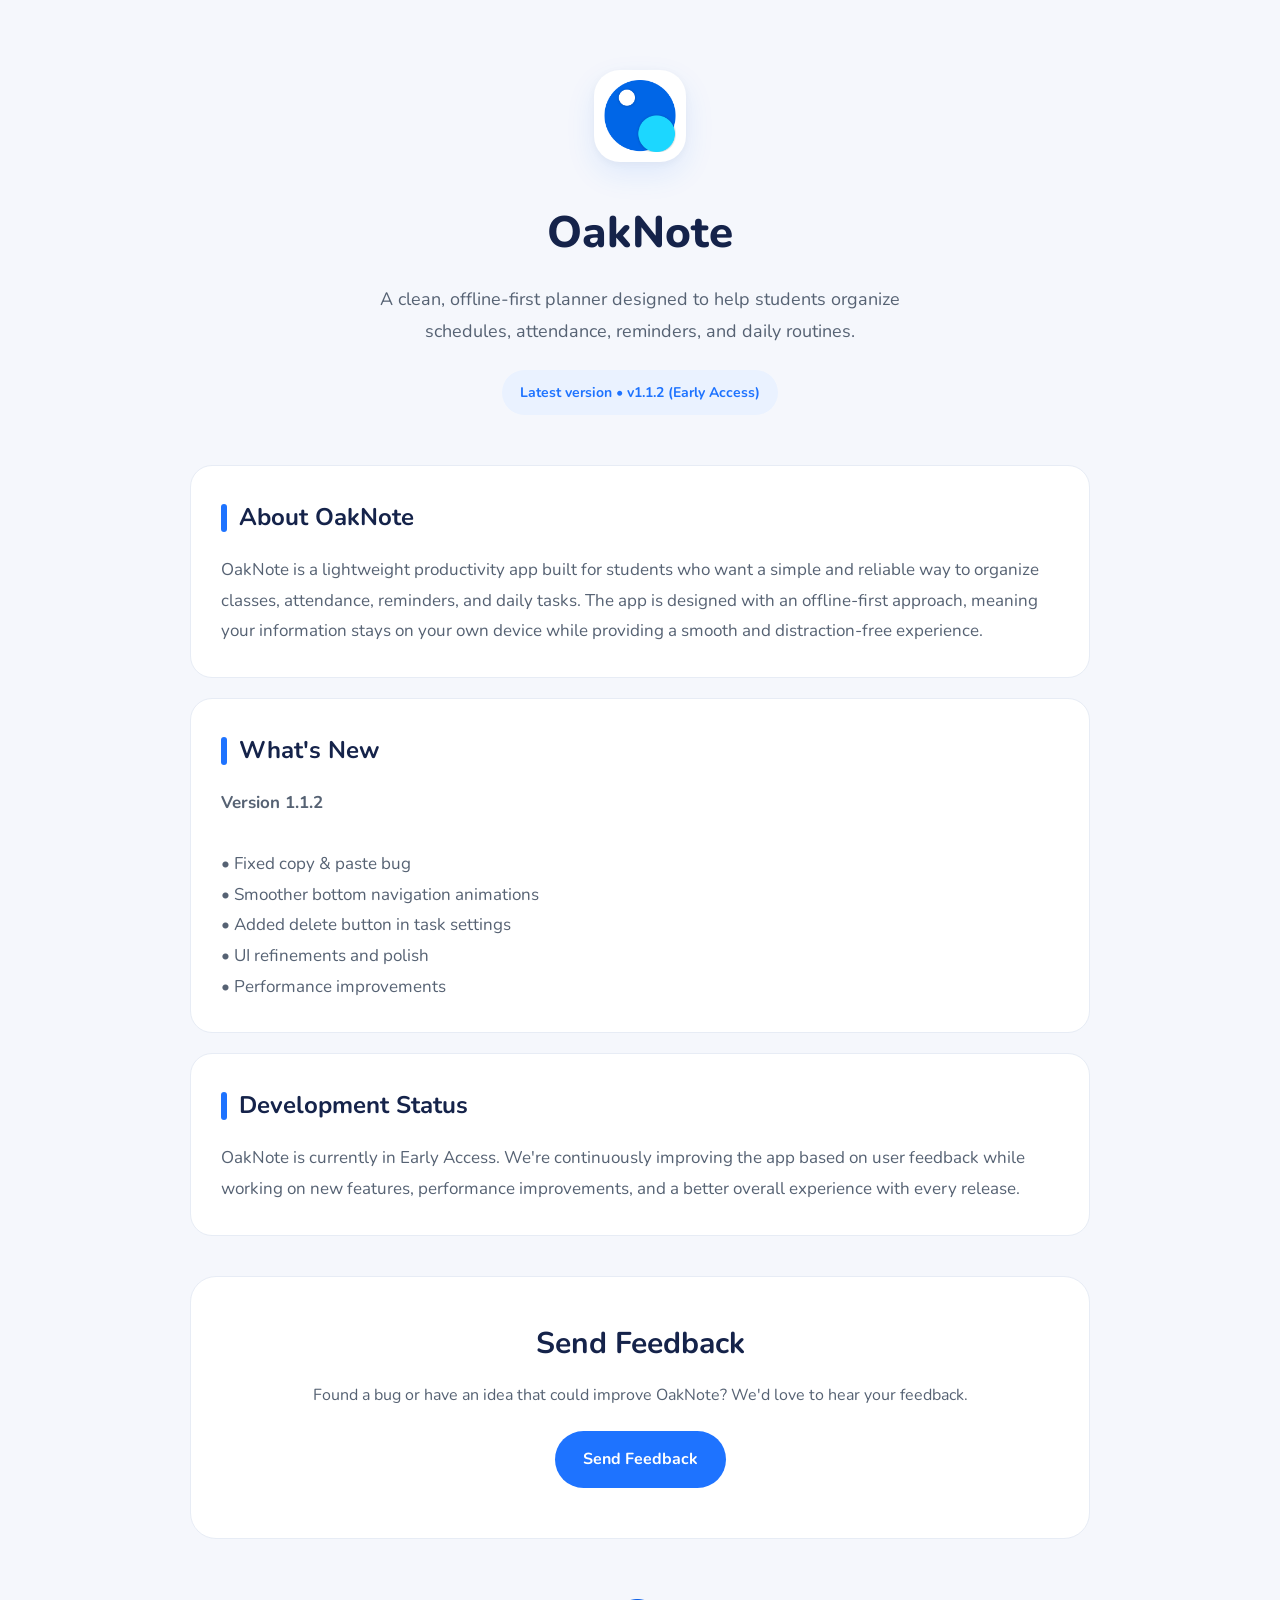
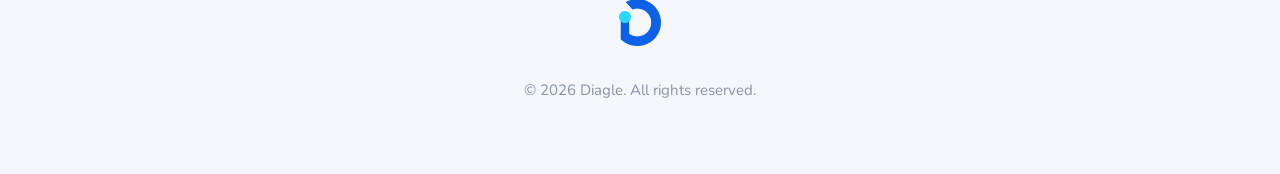
<file: about_app/index.html>
<!DOCTYPE html>
<html lang="en">

<head>

    <meta charset="UTF-8">
    <meta name="viewport" content="width=device-width, initial-scale=1.0">

    <title>OakNote • About</title>

    <meta name="description"
        content="Learn about OakNote, the latest updates, and how to contact the team behind the app.">

    <meta name="theme-color" content="#1E73FF">

    <link rel="icon" type="image/png" href="assets/oaknote_logo.png">

    <link rel="preconnect" href="https://fonts.googleapis.com">
    <link rel="preconnect" href="https://fonts.gstatic.com" crossorigin>

    <link href="https://fonts.googleapis.com/css2?family=Nunito:wght@400;500;600;700;800&display=swap"
        rel="stylesheet">

    <link rel="stylesheet" href="style.css">

</head>

<body>

    <main class="container">

        <!-- Hero -->

        <header class="hero">

            <img src="assets/oaknote_logo.png" class="hero-logo" alt="OakNote Logo">

            <h1>OakNote</h1>

            <p class="subtitle">
                A clean, offline-first planner designed to help students organize
                schedules, attendance, reminders, and daily routines.
            </p>

            <div class="updated">
                Latest version • v1.1.2 (Early Access)
            </div>

        </header>

        <!-- About -->

        <section class="card">

            <h2>About OakNote</h2>

            <p>
                OakNote is a lightweight productivity app built for students who
                want a simple and reliable way to organize classes, attendance,
                reminders, and daily tasks. The app is designed with an
                offline-first approach, meaning your information stays on your own
                device while providing a smooth and distraction-free experience.
            </p>

        </section>

        <!-- Latest Update -->

        <section class="card">

            <h2>What's New</h2>

            <p>
                <strong>Version 1.1.2</strong><br><br>

                • Fixed copy & paste bug <br>
                • Smoother bottom navigation animations<br>
                • Added delete button in task settings<br>
                • UI refinements and polish<br>
                • Performance improvements<br>

            </p>

        </section>

        <!-- Development -->

        <section class="card">

            <h2>Development Status</h2>

            <p>
                OakNote is currently in Early Access. We're continuously improving
                the app based on user feedback while working on new features,
                performance improvements, and a better overall experience with
                every release.
            </p>

        </section>

        <!-- Contact -->

        <section class="contact">

            <h2>Send Feedback</h2>

            <p>
                Found a bug or have an idea that could improve OakNote?
                We'd love to hear your feedback.
            </p>

            <a href="mailto:diagleapps@gmail.com?subject=OakNote Feedback">
                Send Feedback
            </a>

        </section>

        <!-- Footer -->

        <footer>

            <img src="assets/diagle_logo.png" class="footer-logo" alt="Diagle Labs Logo">

            <p class="copyright">
                © 2026 Diagle. All rights reserved.
            </p>

        </footer>

    </main>

</body>

</html>
</file>
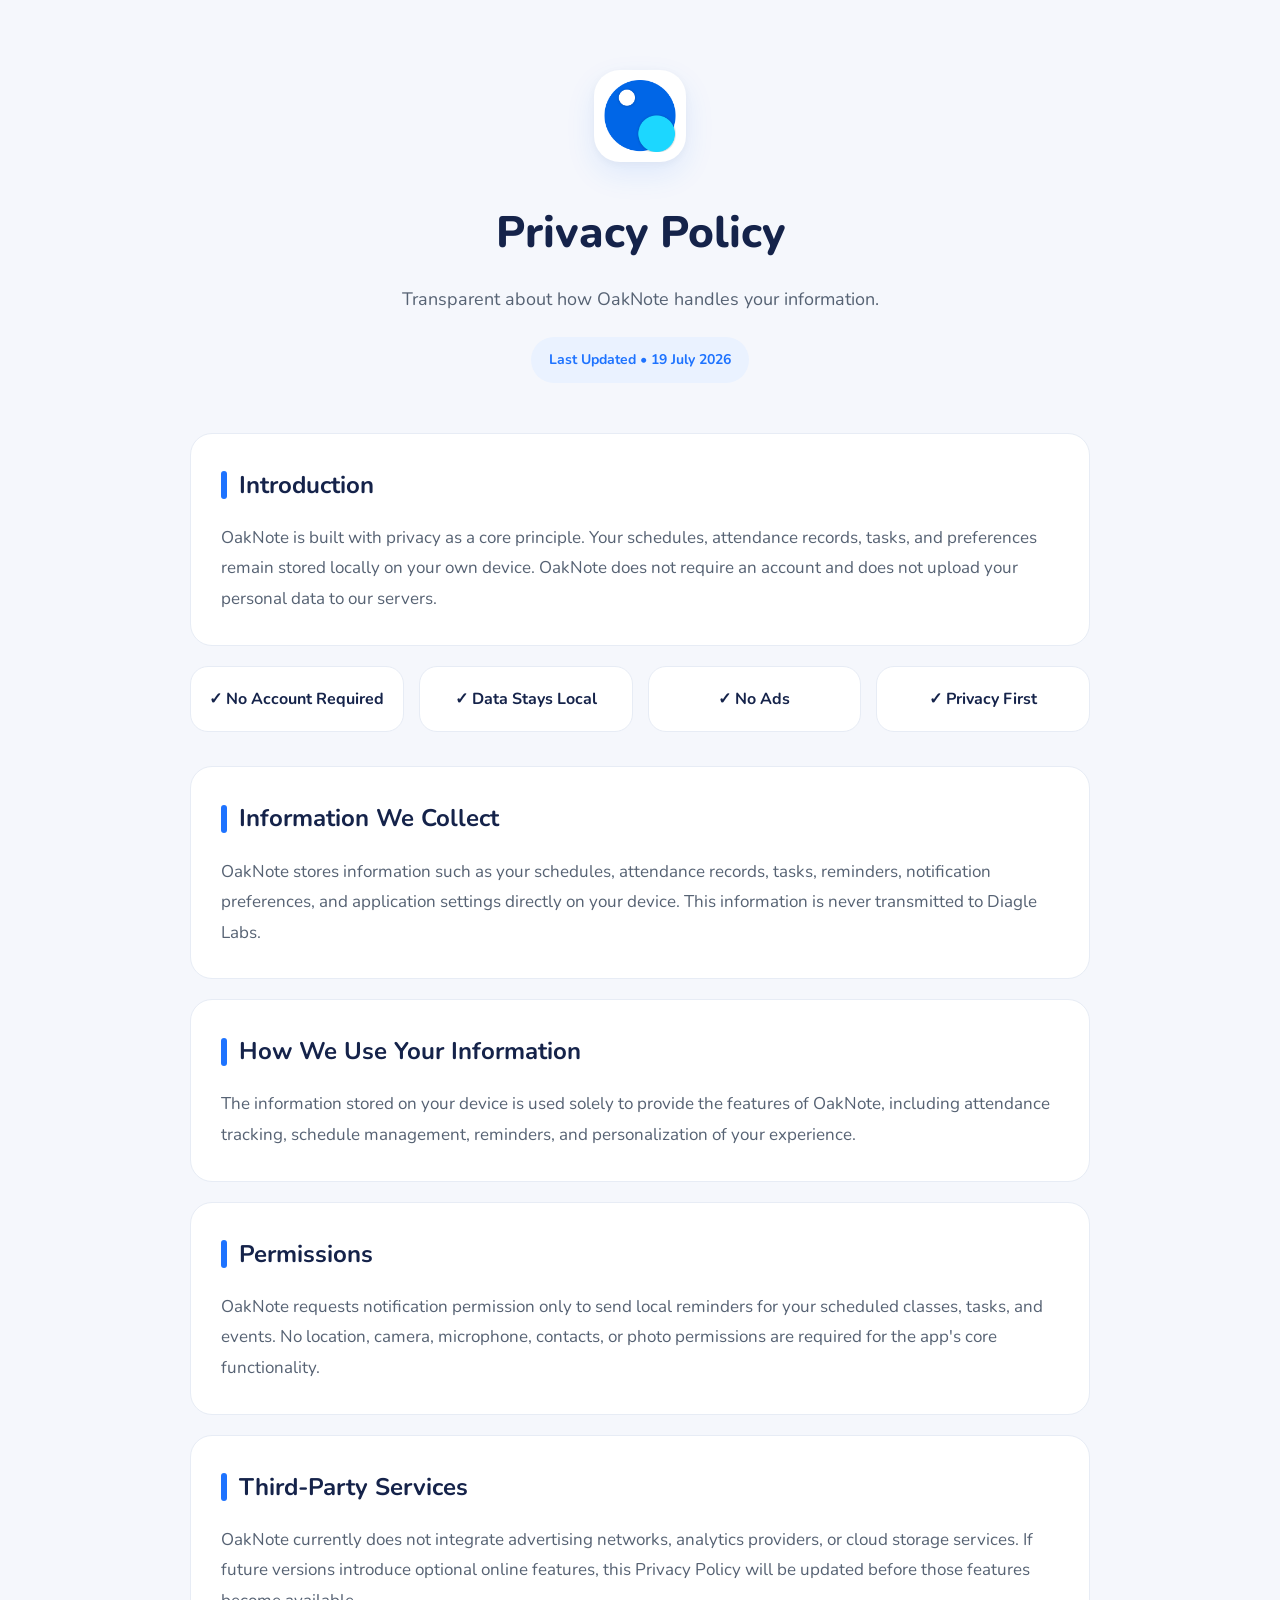
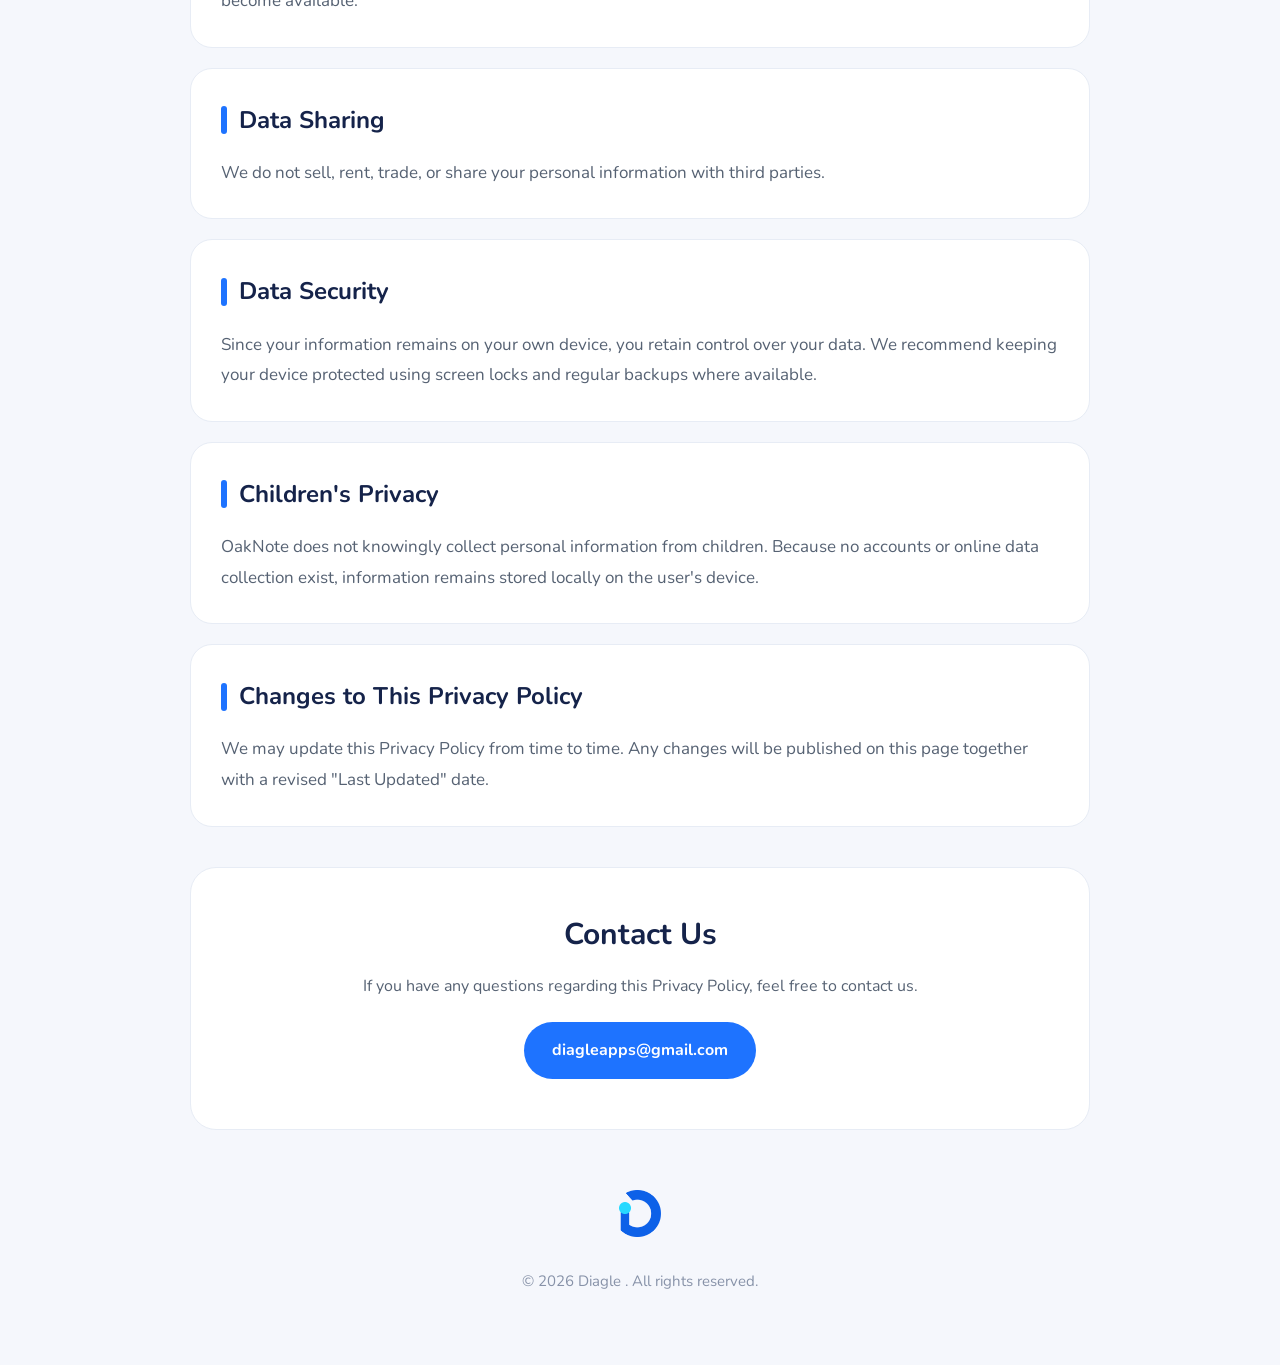
<file: privacy_policy/index.html>
<!DOCTYPE html>
<html lang="en">

<head>

    <meta charset="UTF-8">
    <meta name="viewport" content="width=device-width, initial-scale=1.0">

    <title>OakNote • Privacy Policy</title>

    <meta name="description"
        content="Official Privacy Policy for OakNote by Diagle Labs. Learn how your information is stored, used, and protected.">

    <meta name="theme-color" content="#1E73FF">

    <link rel="icon" type="image/png" href="assets/oaknote_logo.png">

    <link rel="preconnect" href="https://fonts.googleapis.com">
    <link rel="preconnect" href="https://fonts.gstatic.com" crossorigin>

    <link href="https://fonts.googleapis.com/css2?family=Nunito:wght@400;500;600;700;800&display=swap"
        rel="stylesheet">

    <link rel="stylesheet" href="style.css">

</head>

<body>

    <main class="container">

        <!-- Hero -->

        <header class="hero">

            <img src="assets/oaknote_logo.png" class="hero-logo" alt="OakNote Logo">

            <h1>Privacy Policy</h1>

            <p class="subtitle">
                Transparent about how OakNote handles your information.
            </p>

            <div class="updated">
                Last Updated • 19 July 2026
            </div>

        </header>

        <!-- Introduction -->

        <section class="card">

            <h2>Introduction</h2>

            <p>
                OakNote is built with privacy as a core principle. Your schedules,
                attendance records, tasks, and preferences remain stored locally on
                your own device. OakNote does not require an account and does not
                upload your personal data to our servers.
            </p>

        </section>

        <!-- Quick Summary -->

        <section class="summary">

            <div class="summary-item">
                ✓ No Account Required
            </div>

            <div class="summary-item">
                ✓ Data Stays Local
            </div>

            <div class="summary-item">
                ✓ No Ads
            </div>

            <div class="summary-item">
                ✓ Privacy First
            </div>

        </section>

        <!-- Information -->

        <section class="card">

            <h2>Information We Collect</h2>

            <p>
                OakNote stores information such as your schedules, attendance
                records, tasks, reminders, notification preferences, and application
                settings directly on your device. This information is never
                transmitted to Diagle Labs.
            </p>

        </section>

        <!-- Usage -->

        <section class="card">

            <h2>How We Use Your Information</h2>

            <p>
                The information stored on your device is used solely to provide the
                features of OakNote, including attendance tracking, schedule
                management, reminders, and personalization of your experience.
            </p>

        </section>

        <!-- Permissions -->

        <section class="card">

            <h2>Permissions</h2>

            <p>
                OakNote requests notification permission only to send local reminders
                for your scheduled classes, tasks, and events. No location, camera,
                microphone, contacts, or photo permissions are required for the
                app's core functionality.
            </p>

        </section>

        <!-- Third Party -->

        <section class="card">

            <h2>Third-Party Services</h2>

            <p>
                OakNote currently does not integrate advertising networks, analytics
                providers, or cloud storage services. If future versions introduce
                optional online features, this Privacy Policy will be updated before
                those features become available.
            </p>

        </section>

        <!-- Sharing -->

        <section class="card">

            <h2>Data Sharing</h2>

            <p>
                We do not sell, rent, trade, or share your personal information with
                third parties.
            </p>

        </section>

        <!-- Security -->

        <section class="card">

            <h2>Data Security</h2>

            <p>
                Since your information remains on your own device, you retain control
                over your data. We recommend keeping your device protected using
                screen locks and regular backups where available.
            </p>

        </section>

        <!-- Children -->

        <section class="card">

            <h2>Children's Privacy</h2>

            <p>
                OakNote does not knowingly collect personal information from
                children. Because no accounts or online data collection exist,
                information remains stored locally on the user's device.
            </p>

        </section>

        <!-- Updates -->

        <section class="card">

            <h2>Changes to This Privacy Policy</h2>

            <p>
                We may update this Privacy Policy from time to time. Any changes will
                be published on this page together with a revised "Last Updated"
                date.
            </p>

        </section>

        <!-- Contact -->

        <section class="contact">

            <h2>Contact Us</h2>

            <p>
                If you have any questions regarding this Privacy Policy, feel free to
                contact us.
            </p>

            <a href="mailto:diagleapps@gmail.com">
                diagleapps@gmail.com
            </a>

        </section>

        <!-- Footer -->

        <footer>

            <img src="assets/diagle_logo.png" class="footer-logo" alt="Diagle Labs Logo">

            <!-- <p class="company">
                From Diagle
            </p> -->

            <p class="copyright">
                © 2026 Diagle . All rights reserved.
            </p>

        </footer>

    </main>

</body>

</html>
</file>
<file: about_app/style.css>
/* ==========================================
   OakNote Privacy Policy
   Diagle Labs
========================================== */

:root{

    --primary:#1E73FF;
    --primary-light:#EAF2FF;

    --background:#F5F7FC;
    --card:#FFFFFF;

    --title:#15234A;
    --text:#566273;
    --muted:#8792A8;

    --border:#E7ECF5;

    --shadow:0 10px 28px rgba(18,38,63,.05);

    --radius:22px;

}

*{
    margin:0;
    padding:0;
    box-sizing:border-box;
    
    -webkit-tap-highlight-color: transparent;
}

html{
    scroll-behavior:smooth;
}

body{

    font-family:'Nunito',sans-serif;

    background:var(--background);

    color:var(--text);

    line-height:1.8;

}

.container{

    width:min(900px,92%);
    margin:auto;

    padding:70px 0;

}

/* ==========================================
                HERO
========================================== */

.hero{

    text-align:center;

    margin-bottom:50px;

}

.hero-logo{

    width: 92px;
    height: 92px;

    padding: 10px;

    background: white;

    border-radius: 26px;

    object-fit: contain;

    margin-bottom: 22px;

    box-shadow:
        0 12px 30px rgba(30,115,255,.10),
        0 2px 8px rgba(0,0,0,.04);

}

.hero h1{

    font-size:44px;

    font-weight:800;

    color:var(--title);

    margin-bottom:10px;

}

.subtitle{

    font-size:18px;

    color:var(--text);

    max-width:520px;

    margin:auto;

}

.updated{

    display:inline-block;

    margin-top:22px;

    padding:10px 18px;

    background:var(--primary-light);

    color:var(--primary);

    font-size:14px;

    font-weight:700;

    border-radius:999px;

}

/* ==========================================
          QUICK SUMMARY
========================================== */

.summary{

    display:grid;

    grid-template-columns:repeat(auto-fit,minmax(180px,1fr));

    gap:15px;

    margin-bottom:34px;

}

.summary-item{

    background:white;

    border:1px solid var(--border);

    border-radius:18px;

    padding:18px;

    text-align:center;

    font-weight:700;

    color:var(--title);

    transition:
        transform .2s ease,
        box-shadow .2s ease,
        border-color .2s ease;

}

.summary-item:hover{

    transform:translateY(-2px);

    border-color:#DCE9FF;

    box-shadow:0 10px 24px rgba(18,38,63,.06);

}

/* ==========================================
                CARDS
========================================== */

.card{

    background:var(--card);

    border:1px solid var(--border);

    border-radius:var(--radius);

    padding:30px;

    margin-bottom:20px;

    transition:
        transform .22s ease,
        box-shadow .22s ease,
        border-color .22s ease;

}

.card:hover{

    transform:translateY(-2px);

    border-color:#DCE9FF;

    box-shadow:0 14px 32px rgba(18,38,63,.07);

}
.card h2{

    position:relative;

    display:flex;

    align-items:center;

    color:var(--title);

    font-size:24px;

    margin-bottom:16px;

    padding-left:18px;

}

.card h2::before{

    content:"";

    position:absolute;

    left:0;

    width:6px;

    height:28px;

    border-radius:999px;

    background:var(--primary);

}

.card p{

    font-size:17px;

    color:var(--text);

}

/* ==========================================
             CONTACT
========================================== */

.contact{

    margin-top:40px;

    background:white;

    border:1px solid var(--border);

    border-radius:26px;

    text-align:center;

    padding:40px;

    transition:
        transform .22s ease,
        box-shadow .22s ease,
        border-color .22s ease;

}

.contact:hover{

    transform:translateY(-3px);

    border-color:#DCE9FF;

    box-shadow:0 18px 36px rgba(18,38,63,.08);

}

.contact h2{

    color:var(--title);

    font-size:30px;

    margin-bottom:10px;

}

.contact p{

    color:var(--text);

    margin-bottom:22px;

}

.contact a{

    display:inline-block;

    text-decoration:none;

    color:white;

    background:var(--primary);

    padding:14px 28px;

    border-radius:999px;

    font-weight:700;

    transition:
        transform .18s ease,
        box-shadow .18s ease,
        background-color .18s ease;

    outline:none;

    overflow:hidden;

    user-select:none;
    -webkit-user-select:none;

    -webkit-tap-highlight-color:transparent;

    touch-action:manipulation;

}

.contact a:hover{

    transform:translateY(-2px);

    box-shadow:0 12px 28px rgba(30,115,255,.28);

}

.contact a:focus,
.contact a:focus-visible{

    outline:none;

}
.contact a:active{

    transform:translateY(0) scale(.98);

    box-shadow:0 6px 16px rgba(30,115,255,.18);

}

/* ==========================================
              FOOTER
========================================== */

footer{

    text-align:center;

    margin-top:60px;

}

.footer-logo{

    width:42px;

    margin-bottom:14px;

    opacity:.95;

}

.company{

    font-size:18px;

    font-weight:800;

    color:var(--title);

}

.copyright{

    margin-top:8px;

    color:var(--muted);

    font-size:15px;

}

/* ==========================================
            SELECTION
========================================== */

::selection{

    background:var(--primary);

    color:white;

}

/* ==========================================
           RESPONSIVE
========================================== */

@media (max-width:768px){

.hero h1{

    font-size:36px;

}

.subtitle{

    font-size:17px;

}

.card{

    padding:24px;

}

.card h2{

    font-size:22px;

}

.contact{

    padding:30px 22px;

}

}

@media (max-width:480px){

.container{

    width:94%;

    padding:40px 0;

}

.hero-logo{

    width:72px;
    height:72px;

}

.hero h1{

    font-size:32px;

}

.summary{

    grid-template-columns:1fr;

}

.updated{

    font-size:13px;

}

.card{

    padding:22px;

}

.card h2{

    font-size:21px;

}

.card p{

    font-size:16px;

}

.contact h2{

    font-size:26px;

}

}
</file>
<file: privacy_policy/style.css>
/* ==========================================
   OakNote Privacy Policy
   Diagle Labs
========================================== */

:root{

    --primary:#1E73FF;
    --primary-light:#EAF2FF;

    --background:#F5F7FC;
    --card:#FFFFFF;

    --title:#15234A;
    --text:#566273;
    --muted:#8792A8;

    --border:#E7ECF5;

    --shadow:0 10px 28px rgba(18,38,63,.05);

    --radius:22px;

}

*{
    margin:0;
    padding:0;
    box-sizing:border-box;
    
    -webkit-tap-highlight-color: transparent;
}

html{
    scroll-behavior:smooth;
}

body{

    font-family:'Nunito',sans-serif;

    background:var(--background);

    color:var(--text);

    line-height:1.8;

}

.container{

    width:min(900px,92%);
    margin:auto;

    padding:70px 0;

}

/* ==========================================
                HERO
========================================== */

.hero{

    text-align:center;

    margin-bottom:50px;

}

.hero-logo{

    width: 92px;
    height: 92px;

    padding: 10px;

    background: white;

    border-radius: 26px;

    object-fit: contain;

    margin-bottom: 22px;

    box-shadow:
        0 12px 30px rgba(30,115,255,.10),
        0 2px 8px rgba(0,0,0,.04);

}

.hero h1{

    font-size:44px;

    font-weight:800;

    color:var(--title);

    margin-bottom:10px;

}

.subtitle{

    font-size:18px;

    color:var(--text);

    max-width:520px;

    margin:auto;

}

.updated{

    display:inline-block;

    margin-top:22px;

    padding:10px 18px;

    background:var(--primary-light);

    color:var(--primary);

    font-size:14px;

    font-weight:700;

    border-radius:999px;

}

/* ==========================================
          QUICK SUMMARY
========================================== */

.summary{

    display:grid;

    grid-template-columns:repeat(auto-fit,minmax(180px,1fr));

    gap:15px;

    margin-bottom:34px;

}

.summary-item{

    background:white;

    border:1px solid var(--border);

    border-radius:18px;

    padding:18px;

    text-align:center;

    font-weight:700;

    color:var(--title);

    transition:
        transform .2s ease,
        box-shadow .2s ease,
        border-color .2s ease;

}

.summary-item:hover{

    transform:translateY(-2px);

    border-color:#DCE9FF;

    box-shadow:0 10px 24px rgba(18,38,63,.06);

}

/* ==========================================
                CARDS
========================================== */

.card{

    background:var(--card);

    border:1px solid var(--border);

    border-radius:var(--radius);

    padding:30px;

    margin-bottom:20px;

    transition:
        transform .22s ease,
        box-shadow .22s ease,
        border-color .22s ease;

}

.card:hover{

    transform:translateY(-2px);

    border-color:#DCE9FF;

    box-shadow:0 14px 32px rgba(18,38,63,.07);

}
.card h2{

    position:relative;

    display:flex;

    align-items:center;

    color:var(--title);

    font-size:24px;

    margin-bottom:16px;

    padding-left:18px;

}

.card h2::before{

    content:"";

    position:absolute;

    left:0;

    width:6px;

    height:28px;

    border-radius:999px;

    background:var(--primary);

}

.card p{

    font-size:17px;

    color:var(--text);

}

/* ==========================================
             CONTACT
========================================== */

.contact{

    margin-top:40px;

    background:white;

    border:1px solid var(--border);

    border-radius:26px;

    text-align:center;

    padding:40px;

    transition:
        transform .22s ease,
        box-shadow .22s ease,
        border-color .22s ease;

}

.contact:hover{

    transform:translateY(-3px);

    border-color:#DCE9FF;

    box-shadow:0 18px 36px rgba(18,38,63,.08);

}

.contact h2{

    color:var(--title);

    font-size:30px;

    margin-bottom:10px;

}

.contact p{

    color:var(--text);

    margin-bottom:22px;

}

.contact a{

    display:inline-block;

    text-decoration:none;

    color:white;

    background:var(--primary);

    padding:14px 28px;

    border-radius:999px;

    font-weight:700;

    transition:
        transform .18s ease,
        box-shadow .18s ease,
        background-color .18s ease;

    outline:none;

    overflow:hidden;

    user-select:none;
    -webkit-user-select:none;

    -webkit-tap-highlight-color:transparent;

    touch-action:manipulation;

}

.contact a:hover{

    transform:translateY(-2px);

    box-shadow:0 12px 28px rgba(30,115,255,.28);

}

.contact a:focus,
.contact a:focus-visible{

    outline:none;

}
.contact a:active{

    transform:translateY(0) scale(.98);

    box-shadow:0 6px 16px rgba(30,115,255,.18);

}

/* ==========================================
              FOOTER
========================================== */

footer{

    text-align:center;

    margin-top:60px;

}

.footer-logo{

    width:42px;

    margin-bottom:14px;

    opacity:.95;

}

.company{

    font-size:18px;

    font-weight:800;

    color:var(--title);

}

.copyright{

    margin-top:8px;

    color:var(--muted);

    font-size:15px;

}

/* ==========================================
            SELECTION
========================================== */

::selection{

    background:var(--primary);

    color:white;

}

/* ==========================================
           RESPONSIVE
========================================== */

@media (max-width:768px){

.hero h1{

    font-size:36px;

}

.subtitle{

    font-size:17px;

}

.card{

    padding:24px;

}

.card h2{

    font-size:22px;

}

.contact{

    padding:30px 22px;

}

}

@media (max-width:480px){

.container{

    width:94%;

    padding:40px 0;

}

.hero-logo{

    width:72px;
    height:72px;

}

.hero h1{

    font-size:32px;

}

.summary{

    grid-template-columns:1fr;

}

.updated{

    font-size:13px;

}

.card{

    padding:22px;

}

.card h2{

    font-size:21px;

}

.card p{

    font-size:16px;

}

.contact h2{

    font-size:26px;

}

}
</file>
